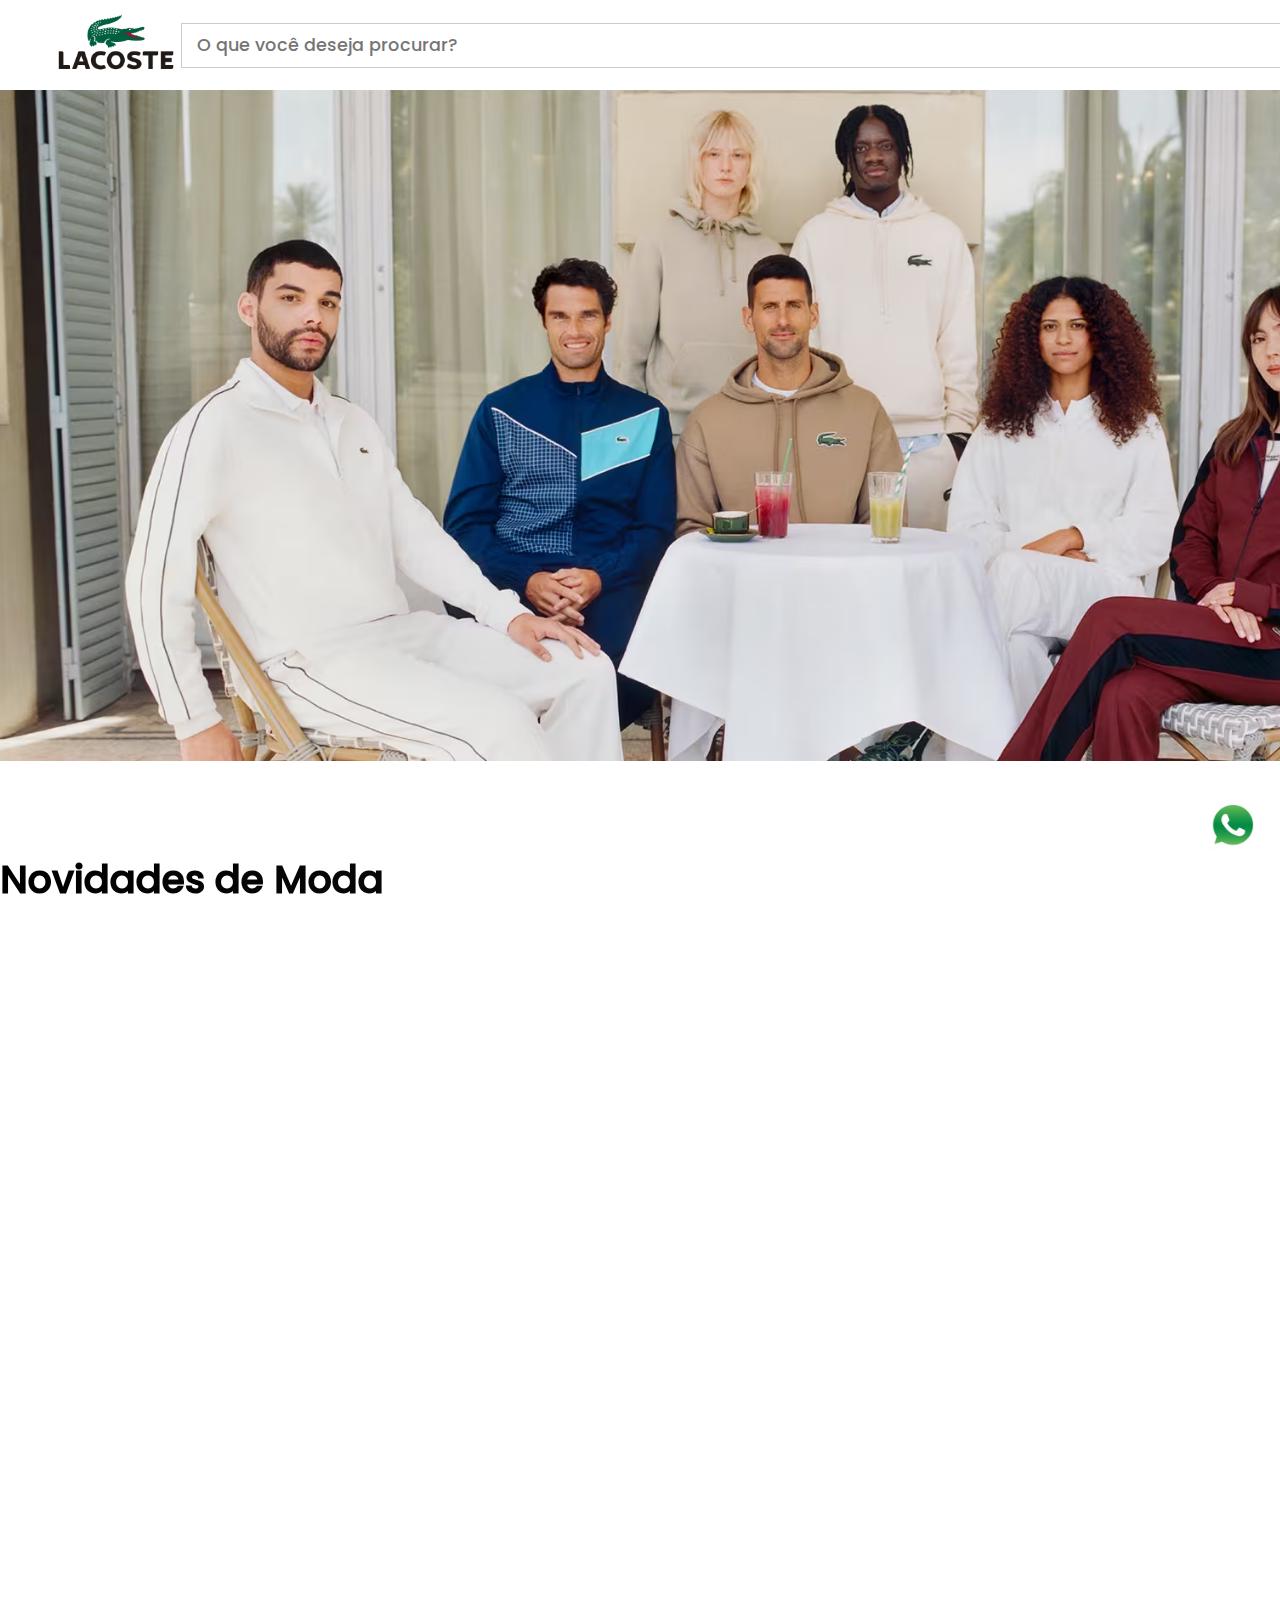
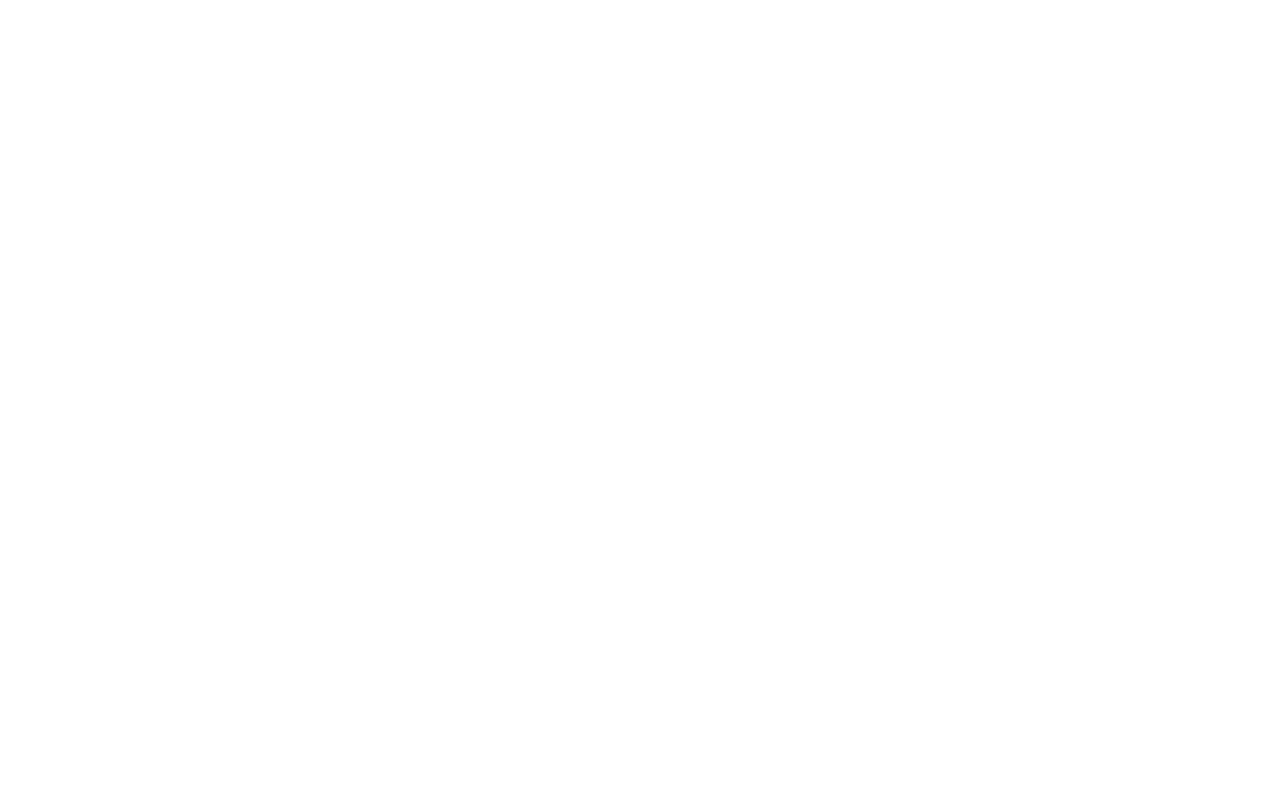
<file: index.html>
<!DOCTYPE html>
<html lang="pt-br">
<head>
    <meta charset="UTF-8">
    <meta name="viewport" content="width=device-width, initial-scale=1.0">
    <link rel="stylesheet" href="https://fonts.googleapis.com/css2?family=Material+Symbols+Outlined:opsz,wght,FILL,GRAD@24,400,0,0" />
    <link rel="stylesheet" href="./App/StyleFiles/style.css">
    <title>Lacoste Brasil</title>
</head>
    <body>
        <main>
            <section class="sessaoTopo">
                <span class="material-symbols-outlined">local_shipping</span>
                <p>Compre Online e retire na Loja. Oferta especial 5% OFF</p>
            </section>
            <header>
                <a href="./index.html"><img src="./App/ImageFiles/logo_lacoste.png" alt="essa é a logo do site"></a>
                    <nav>
                        <input type="search" name="procurarProdutos" id="procurarProdutos" placeholder="O que você deseja procurar?">
                        <button><img src="./App/ImageFiles/IconsFiles/iconsSearch.png" alt=""></button>
                    </nav>

                    <section class="sessoesConteudo">
                        <a href="" class="linksConteudoPagina linksConteudoPagina"><img src="./App/ImageFiles/IconsFiles/iconFavorite.png" alt=""></a>
                        <a href="" class="linksConteudoPagina linksConteudoPagina"><img src="App/ImageFiles/IconsFiles/iconsShoppingCar.png" alt=""></a>
                        <a href="" class="linksConteudoPagina linksConteudoPagina"><img src="App/ImageFiles/IconsFiles/iconsBag.png" alt=""></a>
                        <a href="" class="linksConteudoPagina linksConteudoPagina"><img src="./App/ImageFiles/IconsFiles/iconsUser.png" alt=""></a>
                    </section>
                </header>

                <nav class="navLinks">
                    <ul>
                        <li><a class="linksContent" href="#">Novidades</a></li>
                        <li><a class="linksContent" href="#">Masculino</a></li>
                        <li><a class="linksContent" href="#">Femenino</a></li>
                        <li><a class="linksContent" href="#">Infantíl</a></li>
                        <li><a class="linksContent" href="#">Polos</a></li>
                        <li><a class="linksContent" href="#">Coleções</a></li>
                        <li><a class="linksContent" href="#">Sneackers</a></li>
                        <li><a class="linksContent" href="#">Lançamentos</a></li>
                    </ul>
                </nav>
            <section class="banner"></section>
            <section class="categorias">
                <section class="conteudoCentro">
                    <section class="conteudoCategoria">
                        <h1>Novidades de Moda</h1>
                        <section class="cardContainerImages">
                            <section class="cardSingle">
                                <img src="./App/ImageFiles/CategoriasImagens/imagem01.jpeg" alt="">
                                <section class="contentImagem">
                                    <a href="#">Camisa Polo Masculina Amarelo</a>
                                    <h4>R$689,99 <span>859,99</span></h4>
                                    <a class="contentStyleCar" href="#">ADICIONAR AO CARRINHO</a>
                                </section>
                            </section>

                            <section class="cardSingle">
                                <img src="./App/ImageFiles/CategoriasImagens/imagem02.jpeg" alt="">
                                <section class="contentImagem">
                                    <a href="#">Camisa Polo Masculina Amarelo Claro</a>
                                    <h4>R$689,99 <span>859,99</span></h4>
                                    <a  class="contentStyleCar"  href="#">ADICIONAR AO CARRINHO</a>
                                </section>
                            </section>

                            <section class="cardSingle">
                                <img src="./App/ImageFiles/CategoriasImagens/imagem03.jpeg" alt="">
                                <section class="contentImagem">
                                    <a href="#">Camisa Polo Masculina Azul Marinho</a>
                                    <h4>R$689,99 <span>859,99</span></h4>
                                    <a  class="contentStyleCar"  href="#">ADICIONAR AO CARRINHO</a>
                                </section>
                            </section>

                            <section class="cardSingle">
                                <img src="./App/ImageFiles/CategoriasImagens/imagem04.jpeg" alt="">
                                <section class="contentImagem">
                                    <a href="#">Camisa Polo Masculina Vermelho</a>
                                    <h4>R$689,99 <span>859,99</span></h4>
                                    <a  class="contentStyleCar"  href="#">ADICIONAR AO CARRINHO</a>
                                </section>
                            </section>
                        </section>
                        <section class="cardContainerImages">
                            <section class="cardSingle">
                                <img src="./App/ImageFiles/CategoriasImagens/mulher1.jpeg" alt="">
                                <section class="contentImagem">
                                    <a href="#">Camisa Polo Feminina</a>
                                    <h4>R$689,99 <span>859,99</span></h4>
                                    <a class="contentStyleCar" href="#">ADICIONAR AO CARRINHO</a>
                                </section>
                            </section>

                            <section class="cardSingle">
                                <img src="./App/ImageFiles/CategoriasImagens/mulher2.jpeg" alt="">
                                <section class="contentImagem">
                                    <a href="#">Camisa Polo Feminina</a>
                                    <h4>R$689,99 <span>859,99</span></h4>
                                    <a  class="contentStyleCar"  href="#">ADICIONAR AO CARRINHO</a>
                                </section>
                            </section>

                            <section class="cardSingle">
                                <img src="./App/ImageFiles/CategoriasImagens/mulher3.jpeg" alt="">
                                <section class="contentImagem">
                                    <a href="#">Camisa Polo Feminina</a>
                                    <h4>R$689,99 <span>859,99</span></h4>
                                    <a  class="contentStyleCar"  href="#">ADICIONAR AO CARRINHO</a>
                                </section>
                            </section>

                            <section class="cardSingle">
                                <img src="./App/ImageFiles/CategoriasImagens/mulher4.jpeg" alt="">
                                <section class="contentImagem">
                                    <a href="#">Camisa Polo Feminina</a>
                                    <h4>R$689,99 <span>859,99</span></h4>
                                    <a  class="contentStyleCar"  href="#">ADICIONAR AO CARRINHO</a>
                                </section>
                            </section>
                        </section>
                    </section>
                </section>
            </section>         
            
            <section class="conteudoAdicional">
                <section class="conteudoCentro">
                    <section class="contentCard">
                        <section class="cardSingleAuxiliar">
                            <span class="material-symbols-outlined">sync</span>
                            <p>Devolução Fácil e Gratuita</p>
                        </section>
                        
                        <section class="cardSingleAuxiliar">
                            <span class="material-symbols-outlined">payments</span>
                            <p>Pagamento Seguro</p>
                        </section>
    
                        <section class="cardSingleAuxiliar">
                            <span class="material-symbols-outlined">local_shipping</span>
                            <p>Frete Grátis</p>
                        </section>
    
                        <section class="cardSingleAuxiliar">
                            <span class="material-symbols-outlined">headset_mic</span>
                            <p>Precisa de Ajuda?</p>
                        </section>
                    </section>
                </section>
            </section>
            <section class="redeSocial">
                <a target="_self" href="https://api.whatsapp.com/send?phone=5511977524082&text=Seja%20Bem%20Vindo(a),%20eu%20me%20chamo%20Rafael,%20atrav%C3%A9s%20do%20nosso%20WhatsApp,%20voc%C3%AA%20ir%C3%A1%20receber%20todas%20as%20Nossas%20PROMO%C3%87%C3%95ES%20de%20P%C3%A1ginas%20Web%20criadas%20por%20Mim."><img src="./App/ImageFiles/logo-whatsapp-1024.png" alt=""></a>
            </section>
        </main>
    </body>
</html>
</file>
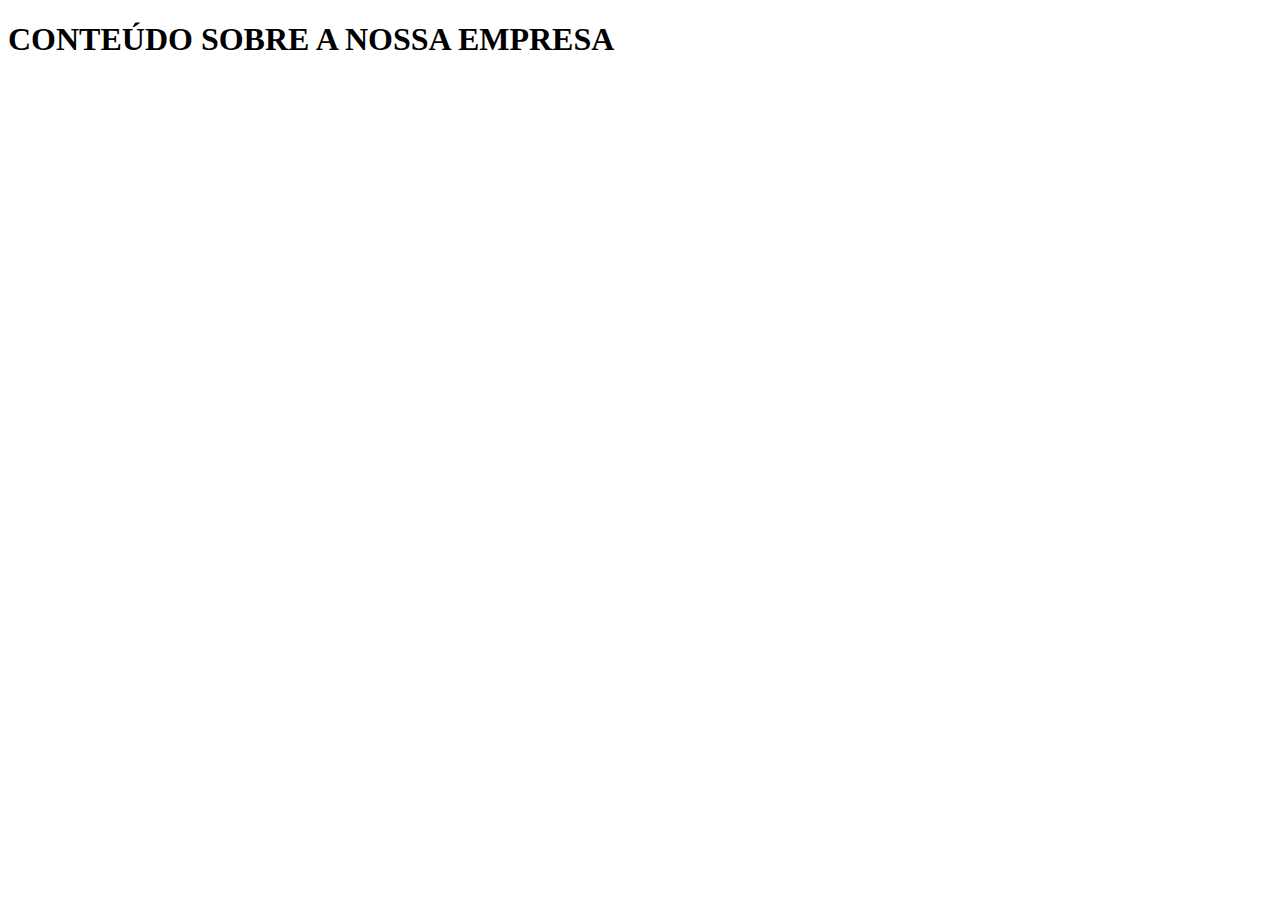
<file: App/Components/sobreEmpresa.html>
<!DOCTYPE html>
<html lang="en">
<head>
    <meta charset="UTF-8">
    <meta name="viewport" content="width=device-width, initial-scale=1.0">
    <title>Document</title>
</head>
    <body>
        <main>
            <h1>CONTEÚDO SOBRE A NOSSA EMPRESA</h1>
        </main>
    </body>
</html>
</file>
<file: App/StyleFiles/style.css>
*{
    font-family: "Title Main";
    margin: 0;
    padding: 0;
    box-sizing: border-box;
    list-style: none;
    text-decoration: none;
}

@font-face{
    font-family: "Title Main";
    src: url(../FontsFiles/Poppins-Medium.ttf);
}

html, body{
    height: 100%;
    overflow-x: hidden;
}

header{
    background-color: #ffffff;
    width: 100%;
    height: 10vh;
    display: flex;
    justify-content: space-between;
    align-items: center;
    padding: 0 4%;
    position: fixed;
    top: 0%;
}
nav logo a{
    text-decoration: none;
    color:#fff;
    font-size: 35px;
    font-weight: 600;
}

nav{
    display: flex;
    justify-content: center;
    align-items: center;
}

nav input[type=search]{
    width: 150vh;
    height: 5vh;
    outline: none;
    border: 1px solid #ccc;
    padding: 0 15px;
    font-size: 1.1rem;
}

nav.navLinks, ul{
    display: flex;
    justify-content: center;
    align-items: center;
}

nav.navLinks li{
    margin-left: 30px;
}

nav.navLinks a{
    color: #000000;
    font-size: 1.1rem;
    text-transform: uppercase;
    font-weight: bold;
}

nav.navLinks a:hover{
    color: #005f3e;
}

button{
    background-color: transparent;
    border: 1px solid #ccc;
    cursor: pointer;
}

button img{
    width: 37px;
}

img{
    width: 130px;
}

section.sessoesConteudo img{
    width: 30px;
    margin-left: 10px;
    filter: black;
}

section.sessaoTopo{
    width: 100%;
    height: 4.4vh;
    background-color: #000000;
    display: flex;
    justify-content: center;
    align-items: center;
}
section.sessaoTopo p, span{
    color: #ffffff;
    padding: 0 5px;
    font-weight: 400;
}

section.banner{
    background-image: url('../ImageFiles/banner-starter-desk-tracksuit\ \(1\).png');
    width: 100%;
    height: 75vh;
    background-size: cover;
    background-repeat: no-repeat;
    margin: 20px 0;
}

section.conteudoCentro{
    max-width: 1780px;
    margin: 0 auto;
}

section.conteudoCategoria{
    width: 100%;
    height: 100vh;
}

section.conteudoCategoria h1{
    background-image: linear-gradient(to right, #000000, #181818);
  -webkit-background-clip: text;
  -webkit-text-fill-color: transparent;
    font-size: 2.4rem;
    margin-top: 90px;
}

section.imagensCategorias{
    display: flex;
    justify-content: space-between;
    align-items: center;
}

section.imagensCategorias img:nth-child(1){
    margin: 0;
}

section.imagensCategorias{
    margin: 40px 0;
}

section.imagensCategorias img{
    width: 400px;
    height: 600px;
    margin: 10px;
    background-size: cover;
}

section.conteudoAdicional{
    margin-top: 40%;
    border-top: 1px solid #cccccc;
}

section.contentCard{
    display: flex;
    justify-content: space-around;
    align-items: center;
    width: 100%;
    height: 15vh;
}

section.cardSinle{
    cursor: pointer;
}

section.cardSingle img{
    width: 400px;
    height: 600px;
}

section.cardContainerImages{
    display: flex;
    justify-content: space-between;
    align-items: center;
    margin-bottom: 40px;
}

section.contentImagem{
    border: 1px solid #00000020;
    width: 100%;
    height: auto;
    padding: 10px;
}

section.contentImagem .contentStyleCar{
    width: 100%;
    padding: 5px;
    background-color: #005f3e;
    color: #ffffff;
    border-radius: 5px;
    display: flex;
    justify-content: center;
    align-items: center;
    text-decoration: none;
}
section.contentImagem a{
    color: #000000;
    font-size: 1.2rem;
    font-weight: 500;
    text-decoration: none;
}

section.contentImagem a:hover{
    text-decoration: underline;
}

section.contentImagem span{
    padding-left: 10px;
    color: #ff0000;
    font-weight: 600;
    text-align: center;
    text-decoration: line-through;
}
section.cardSingleAuxiliar span{
    display: flex;
    justify-content: center;
    align-items: center;
    color: black;
    font-size: 2.4rem;
    margin-bottom: 10px;
}
section.redeSocial{
    position: fixed;
    bottom: 40px;
    right: 20px;
}
section.redeSocial img{
    width: 55px;

}
</file>
